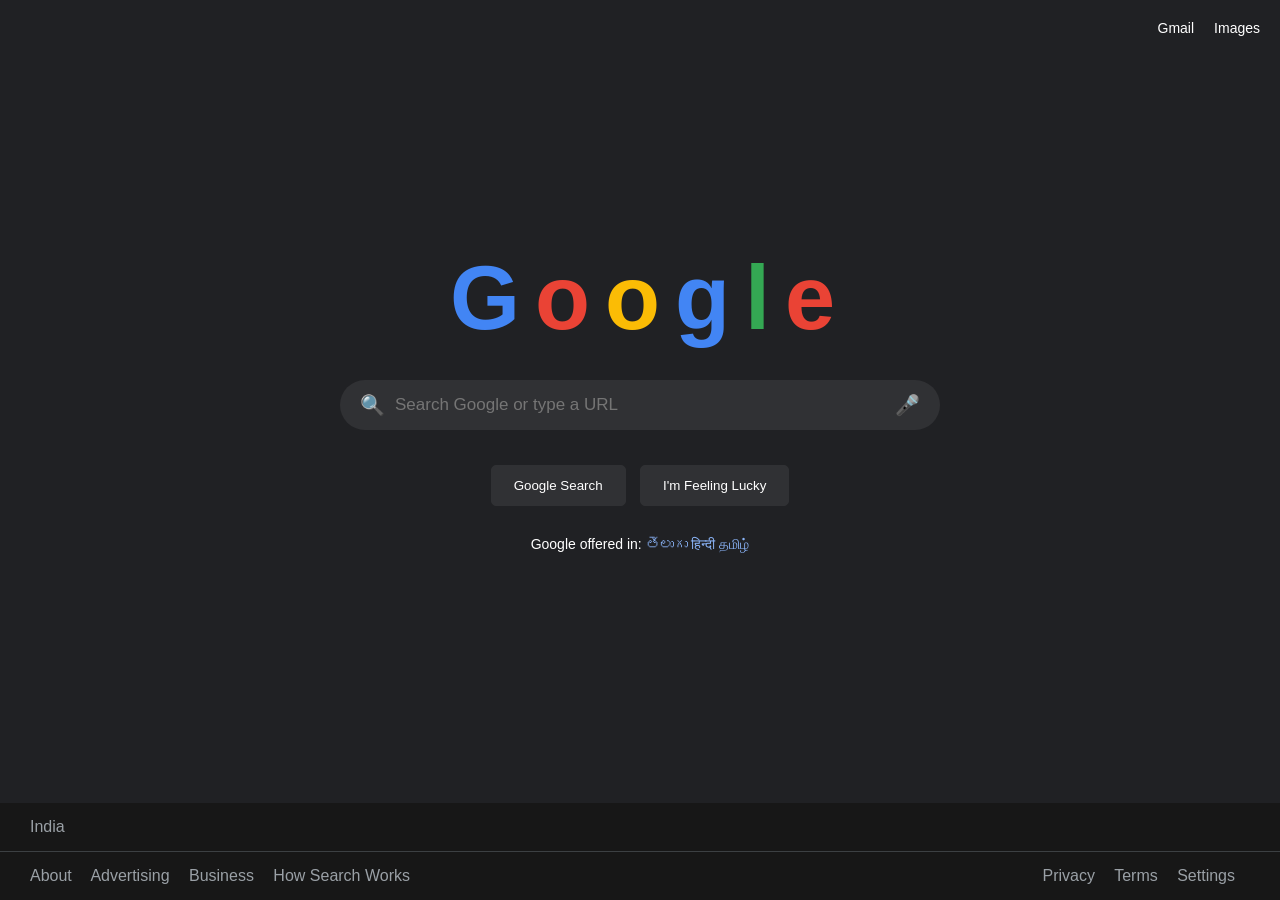
<file: WEB_DEVELOPMENT/Task3_Google_HomePage/index.html>
<!DOCTYPE html>
<html lang="en">
<head>
<meta charset="UTF-8">
<meta name="viewport" content="width=device-width, initial-scale=1.0">
<title>Advanced Google Clone</title>

<style>
*{
    margin:0;
    padding:0;
    box-sizing:border-box;
    font-family:Arial,sans-serif;
}

body{
    background:#202124;
    color:white;
    height:100vh;
    display:flex;
    flex-direction:column;
    justify-content:space-between;
}

/* Top Navigation */
.top-bar{
    display:flex;
    justify-content:flex-end;
    align-items:center;
    padding:20px;
}

.top-bar a{
    color:white;
    text-decoration:none;
    margin-left:20px;
    font-size:14px;
}

.top-bar a:hover{
    text-decoration:underline;
}

/* Main Section */
.main{
    display:flex;
    flex-direction:column;
    align-items:center;
    margin-top:-60px;
}

/* Google Logo Animation */
.logo{
    font-size:90px;
    font-weight:bold;
    letter-spacing:-5px;
    animation:float 3s ease-in-out infinite;
}

.logo span:nth-child(1){color:#4285F4;}
.logo span:nth-child(2){color:#EA4335;}
.logo span:nth-child(3){color:#FBBC05;}
.logo span:nth-child(4){color:#4285F4;}
.logo span:nth-child(5){color:#34A853;}
.logo span:nth-child(6){color:#EA4335;}

@keyframes float{
    0%{transform:translateY(0);}
    50%{transform:translateY(-10px);}
    100%{transform:translateY(0);}
}

/* Search Box */
.search-container{
    margin-top:30px;
    width:600px;
    max-width:90%;
    position:relative;
}

.search-box{
    width:100%;
    padding:15px 55px;
    border:none;
    border-radius:50px;
    font-size:17px;
    background:#303134;
    color:white;
    outline:none;
    transition:.3s;
}

.search-box:hover{
    background:#3c4043;
}

.search-box:focus{
    background:#3c4043;
    box-shadow:0 0 10px rgba(255,255,255,0.2);
}

/* Search Icon */
.search-icon{
    position:absolute;
    left:20px;
    top:50%;
    transform:translateY(-50%);
    font-size:20px;
    color:#9aa0a6;
}

/* Mic Icon */
.mic-icon{
    position:absolute;
    right:20px;
    top:50%;
    transform:translateY(-50%);
    font-size:20px;
    cursor:pointer;
}

/* Buttons */
.buttons{
    margin-top:30px;
}

.buttons button{
    background:#303134;
    color:white;
    border:1px solid #303134;
    padding:12px 22px;
    margin:5px;
    border-radius:5px;
    cursor:pointer;
    transition:.3s;
}

.buttons button:hover{
    border:1px solid #5f6368;
    background:#3c4043;
}

/* Language */
.language{
    margin-top:25px;
    font-size:14px;
}

.language a{
    color:#8ab4f8;
    text-decoration:none;
}

/* Footer */
footer{
    background:#171717;
    color:#9aa0a6;
}

.country{
    padding:15px 30px;
    border-bottom:1px solid #3c4043;
}

.footer-links{
    display:flex;
    justify-content:space-between;
    flex-wrap:wrap;
    padding:15px 30px;
}

.footer-links a{
    text-decoration:none;
    color:#9aa0a6;
    margin-right:15px;
}

.footer-links a:hover{
    text-decoration:underline;
}

/* Responsive */
@media(max-width:768px){

    .logo{
        font-size:60px;
    }

    .search-box{
        padding:14px 50px;
    }

    .footer-links{
        flex-direction:column;
        gap:15px;
        text-align:center;
    }
}
</style>
</head>
<body>

<!-- Top Navigation -->
<div class="top-bar">
    <a href="#">Gmail</a>
    <a href="#">Images</a>
</div>

<!-- Main Content -->
<div class="main">

    <div class="logo">
        <span>G</span>
        <span>o</span>
        <span>o</span>
        <span>g</span>
        <span>l</span>
        <span>e</span>
    </div>

    <div class="search-container">
        <span class="search-icon">🔍</span>
        <input type="text" class="search-box" placeholder="Search Google or type a URL">
        <span class="mic-icon">🎤</span>
    </div>

    <div class="buttons">
        <button>Google Search</button>
        <button>I'm Feeling Lucky</button>
    </div>

    <div class="language">
        Google offered in:
        <a href="#">తెలుగు</a>
        <a href="#">हिन्दी</a>
        <a href="#">தமிழ்</a>
    </div>

</div>

<!-- Footer -->
<footer>

    <div class="country">
        India
    </div>

    <div class="footer-links">

        <div>
            <a href="#">About</a>
            <a href="#">Advertising</a>
            <a href="#">Business</a>
            <a href="#">How Search Works</a>
        </div>

        <div>
            <a href="#">Privacy</a>
            <a href="#">Terms</a>
            <a href="#">Settings</a>
        </div>

    </div>

</footer>

</body>
</html>
</file>
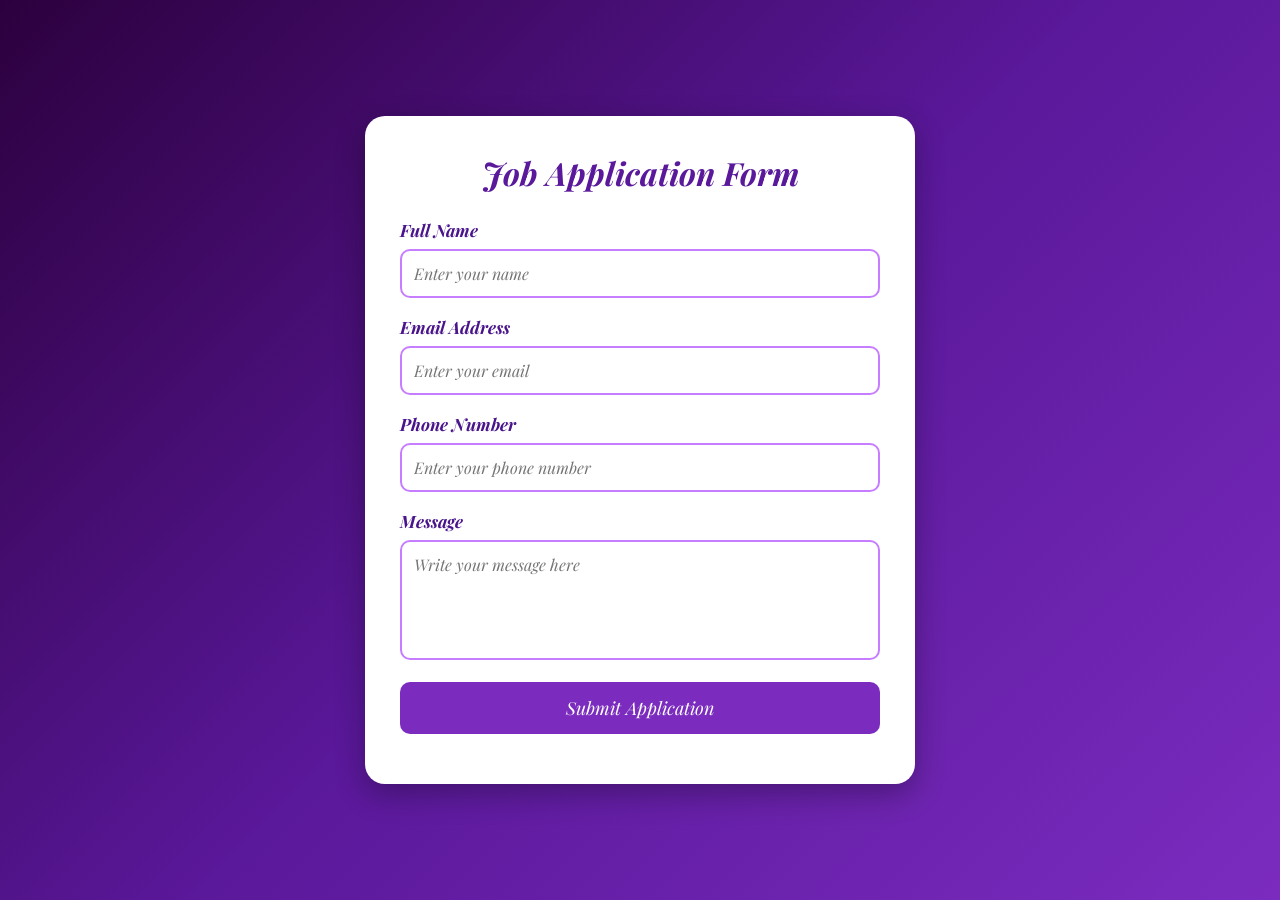
<file: WEB_DEVELOPMENT/Task4_ValidateForm/index.html>
<!DOCTYPE html>
<html lang="en">
<head>
<meta charset="UTF-8">
<meta name="viewport" content="width=device-width, initial-scale=1.0">

<title>Job Application Form</title>

<link href="https://fonts.googleapis.com/css2?family=Playfair+Display:ital@1&display=swap" rel="stylesheet">

<style>

*{
    margin:0;
    padding:0;
    box-sizing:border-box;
    font-family:'Playfair Display', serif;
    font-style:italic;
}

body{
    display:flex;
    justify-content:center;
    align-items:center;
    min-height:100vh;
    background:linear-gradient(135deg,#2c003e,#5a189a,#7b2cbf);
    padding:20px;
}

.container{
    width:100%;
    max-width:550px;
    background:white;
    padding:35px;
    border-radius:20px;
    box-shadow:0 10px 30px rgba(0,0,0,0.3);
}

h2{
    text-align:center;
    color:#5a189a;
    margin-bottom:25px;
    font-size:32px;
}

.form-group{
    margin-bottom:18px;
}

label{
    display:block;
    margin-bottom:8px;
    color:#4a148c;
    font-weight:bold;
    font-size:17px;
}

input,
textarea{
    width:100%;
    padding:12px;
    border:2px solid #c77dff;
    border-radius:10px;
    font-size:16px;
    outline:none;
    transition:0.3s;
}

input:focus,
textarea:focus{
    border-color:#7b2cbf;
    box-shadow:0 0 10px rgba(123,44,191,0.3);
}

textarea{
    resize:none;
    height:120px;
}

button{
    width:100%;
    padding:14px;
    border:none;
    border-radius:10px;
    background:#7b2cbf;
    color:white;
    font-size:18px;
    cursor:pointer;
    transition:0.3s;
}

button:hover{
    background:#5a189a;
    transform:scale(1.03);
}

.error{
    color:red;
    margin-top:5px;
    font-size:14px;
}

.success{
    color:green;
    text-align:center;
    margin-top:15px;
    font-size:18px;
    font-weight:bold;
}

</style>
</head>

<body>

<div class="container">

    <h2>Job Application Form</h2>

    <form id="applicationForm">

        <div class="form-group">
            <label for="name">Full Name</label>
            <input type="text" id="name" placeholder="Enter your name">
            <div class="error" id="nameError"></div>
        </div>

        <div class="form-group">
            <label for="email">Email Address</label>
            <input type="text" id="email" placeholder="Enter your email">
            <div class="error" id="emailError"></div>
        </div>

        <div class="form-group">
            <label for="phone">Phone Number</label>
            <input type="text" id="phone" placeholder="Enter your phone number">
            <div class="error" id="phoneError"></div>
        </div>

        <div class="form-group">
            <label for="message">Message</label>
            <textarea id="message" placeholder="Write your message here"></textarea>
            <div class="error" id="messageError"></div>
        </div>

        <button type="submit">Submit Application</button>

        <div class="success" id="successMessage"></div>

    </form>

</div>

<script>

document.getElementById("applicationForm").addEventListener("submit", function(event){

    event.preventDefault();

    document.getElementById("nameError").innerHTML = "";
    document.getElementById("emailError").innerHTML = "";
    document.getElementById("phoneError").innerHTML = "";
    document.getElementById("messageError").innerHTML = "";
    document.getElementById("successMessage").innerHTML = "";

    let name = document.getElementById("name").value.trim();
    let email = document.getElementById("email").value.trim();
    let phone = document.getElementById("phone").value.trim();
    let message = document.getElementById("message").value.trim();

    let valid = true;

    if(name === ""){
        document.getElementById("nameError").innerHTML = "Please enter your name";
        valid = false;
    }

    let emailPattern = /^[^ ]+@[^ ]+\.[a-z]{2,3}$/;

    if(email === ""){
        document.getElementById("emailError").innerHTML = "Please enter your email";
        valid = false;
    }
    else if(!email.match(emailPattern)){
        document.getElementById("emailError").innerHTML = "Enter a valid email address";
        valid = false;
    }

    let phonePattern = /^[0-9]{10}$/;

    if(phone === ""){
        document.getElementById("phoneError").innerHTML = "Please enter your phone number";
        valid = false;
    }
    else if(!phone.match(phonePattern)){
        document.getElementById("phoneError").innerHTML = "Phone number must contain 10 digits";
        valid = false;
    }

    if(message === ""){
        document.getElementById("messageError").innerHTML = "Please enter your message";
        valid = false;
    }

    if(valid){
        document.getElementById("successMessage").innerHTML =
        "Application Submitted Successfully ✔";

        document.getElementById("applicationForm").reset();
    }

});

</script>

</body>
</html>
</file>
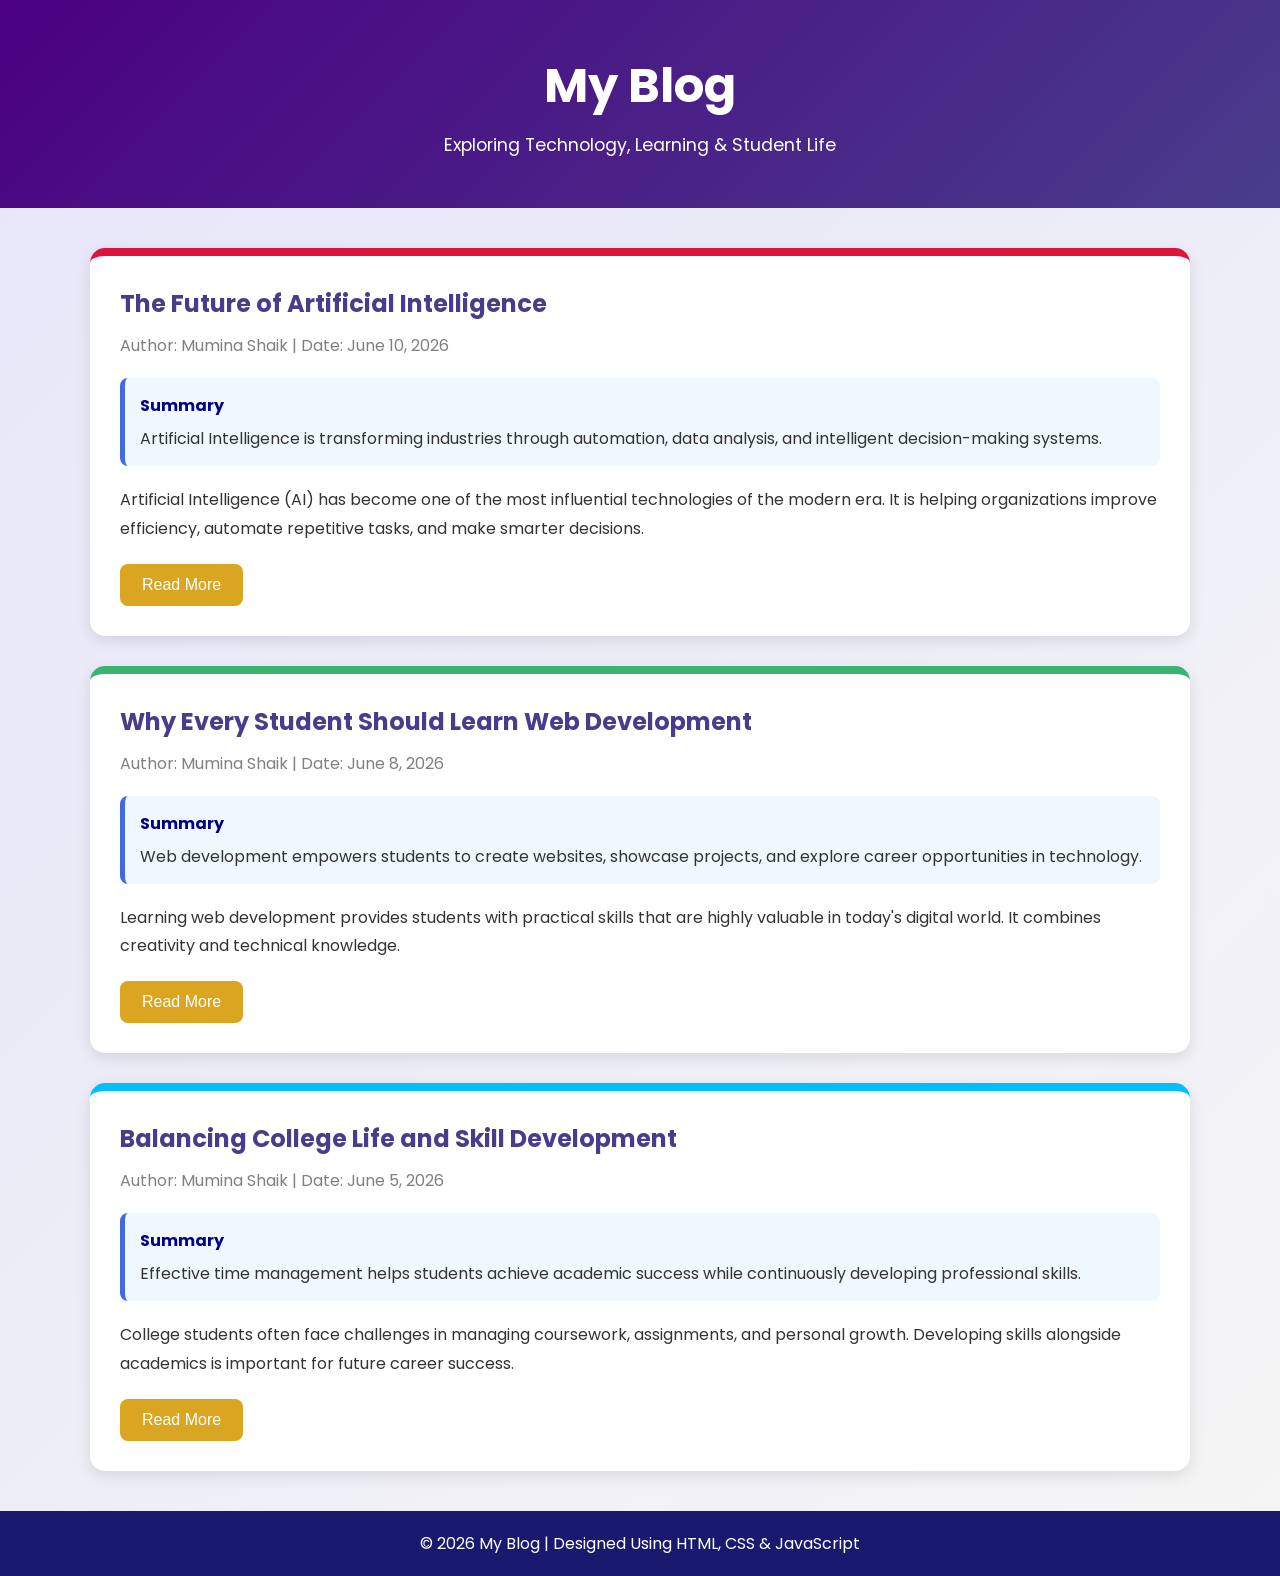
<file: WEB_DEVELOPMENT/Task5_BlogPage/index.html>
<!DOCTYPE html>
<html lang="en">
<head>
<meta charset="UTF-8">
<meta name="viewport" content="width=device-width, initial-scale=1.0">
<title>My Blog Page</title>

<!-- Google Font -->
<link href="https://fonts.googleapis.com/css2?family=Poppins:wght@300;400;500;600;700&display=swap" rel="stylesheet">

<style>

*{
    margin:0;
    padding:0;
    box-sizing:border-box;
}

body{
    font-family:'Poppins', sans-serif;
    background:linear-gradient(135deg,Lavender,WhiteSmoke);
    color:#333;
}

/* Header */

header{
    background:linear-gradient(135deg,Indigo,DarkSlateBlue);
    color:white;
    text-align:center;
    padding:50px 20px;
}

header h1{
    font-size:3rem;
    margin-bottom:10px;
}

header p{
    font-size:1.1rem;
}

/* Container */

.container{
    width:90%;
    max-width:1100px;
    margin:40px auto;
}

/* Blog Cards */

.blog-post{
    background:white;
    padding:30px;
    margin-bottom:30px;
    border-radius:15px;
    box-shadow:0 5px 15px rgba(0,0,0,0.1);
    transition:0.4s;
}

.blog-post:hover{
    transform:translateY(-8px);
    box-shadow:0 10px 25px rgba(0,0,0,0.2);
}

.blog-post:nth-child(1){
    border-top:8px solid Crimson;
}

.blog-post:nth-child(2){
    border-top:8px solid MediumSeaGreen;
}

.blog-post:nth-child(3){
    border-top:8px solid DeepSkyBlue;
}

.blog-post h2{
    color:DarkSlateBlue;
    margin-bottom:12px;
}

.meta{
    color:Gray;
    margin-bottom:20px;
}

/* Summary */

.summary{
    background:AliceBlue;
    border-left:5px solid RoyalBlue;
    padding:15px;
    border-radius:8px;
    margin-bottom:20px;
}

.summary h4{
    color:DarkBlue;
    margin-bottom:8px;
}

/* Description */

.description{
    line-height:1.8;
    margin-bottom:20px;
}

/* Hidden Content */

.full-content{
    display:none;
    background:HoneyDew;
    padding:18px;
    border-radius:10px;
    margin-top:15px;
    line-height:1.8;
}

.full-content h3{
    color:DarkGreen;
    margin-bottom:10px;
}

/* Button */

.read-more{
    background:GoldenRod;
    color:white;
    border:none;
    padding:12px 22px;
    border-radius:8px;
    cursor:pointer;
    font-size:16px;
    transition:0.3s;
}

.read-more:hover{
    background:Tomato;
}

/* Footer */

footer{
    background:MidnightBlue;
    color:white;
    text-align:center;
    padding:20px;
    margin-top:40px;
}

/* Responsive */

@media(max-width:768px){

header h1{
    font-size:2.2rem;
}

.blog-post{
    padding:20px;
}

}

</style>
</head>
<body>

<header>
    <h1>My Blog</h1>
    <p>Exploring Technology, Learning & Student Life</p>
</header>

<div class="container">

    <!-- Post 1 -->

    <div class="blog-post">

        <h2>The Future of Artificial Intelligence</h2>

        <div class="meta">
            Author: Mumina Shaik | Date: June 10, 2026
        </div>

        <div class="summary">
            <h4>Summary</h4>
            <p>
                Artificial Intelligence is transforming industries through automation,
                data analysis, and intelligent decision-making systems.
            </p>
        </div>

        <div class="description">
            <p>
                Artificial Intelligence (AI) has become one of the most influential
                technologies of the modern era. It is helping organizations improve
                efficiency, automate repetitive tasks, and make smarter decisions.
            </p>
        </div>

        <button class="read-more" onclick="toggleContent('post1')">
            Read More
        </button>

        <div class="full-content" id="post1">

            <h3>Complete Article</h3>

            <p>
                AI is used in healthcare for disease prediction, in education for
                personalized learning, and in transportation for self-driving
                technologies. Machine learning and deep learning are major branches
                of AI that enable systems to learn from data.
            </p>

            <p>
                As AI continues to evolve, it is expected to create new career
                opportunities while reshaping industries across the world. Students
                who learn AI today will be well-prepared for future technological
                advancements.
            </p>

        </div>

    </div>

    <!-- Post 2 -->

    <div class="blog-post">

        <h2>Why Every Student Should Learn Web Development</h2>

        <div class="meta">
            Author: Mumina Shaik | Date: June 8, 2026
        </div>

        <div class="summary">
            <h4>Summary</h4>
            <p>
                Web development empowers students to create websites, showcase
                projects, and explore career opportunities in technology.
            </p>
        </div>

        <div class="description">
            <p>
                Learning web development provides students with practical skills
                that are highly valuable in today's digital world. It combines
                creativity and technical knowledge.
            </p>
        </div>

        <button class="read-more" onclick="toggleContent('post2')">
            Read More
        </button>

        <div class="full-content" id="post2">

            <h3>Complete Article</h3>

            <p>
                HTML structures webpages, CSS enhances design, and JavaScript
                adds interactivity. Together, these technologies allow developers
                to create responsive and user-friendly websites.
            </p>

            <p>
                Students can build portfolios, personal blogs, and business
                websites while learning web development. These projects improve
                problem-solving skills and increase employability.
            </p>

        </div>

    </div>

    <!-- Post 3 -->

    <div class="blog-post">

        <h2>Balancing College Life and Skill Development</h2>

        <div class="meta">
            Author: Mumina Shaik | Date: June 5, 2026
        </div>

        <div class="summary">
            <h4>Summary</h4>
            <p>
                Effective time management helps students achieve academic success
                while continuously developing professional skills.
            </p>
        </div>

        <div class="description">
            <p>
                College students often face challenges in managing coursework,
                assignments, and personal growth. Developing skills alongside
                academics is important for future career success.
            </p>
        </div>

        <button class="read-more" onclick="toggleContent('post3')">
            Read More
        </button>

        <div class="full-content" id="post3">

            <h3>Complete Article</h3>

            <p>
                Creating a daily schedule and setting realistic goals can help
                students balance learning and academics. Even one hour of focused
                learning every day can make a significant difference.
            </p>

            <p>
                Consistency, discipline, and curiosity are key factors in
                continuous growth. Students who invest time in learning new
                skills gain confidence and better career opportunities.
            </p>

        </div>

    </div>

</div>

<footer>
    <p>&copy; 2026 My Blog | Designed Using HTML, CSS & JavaScript</p>
</footer>

<script>

function toggleContent(id){

let content = document.getElementById(id);

if(content.style.display === "block"){
    content.style.display = "none";
}
else{
    content.style.display = "block";
}

}

</script>

</body>
</html>
</file>
